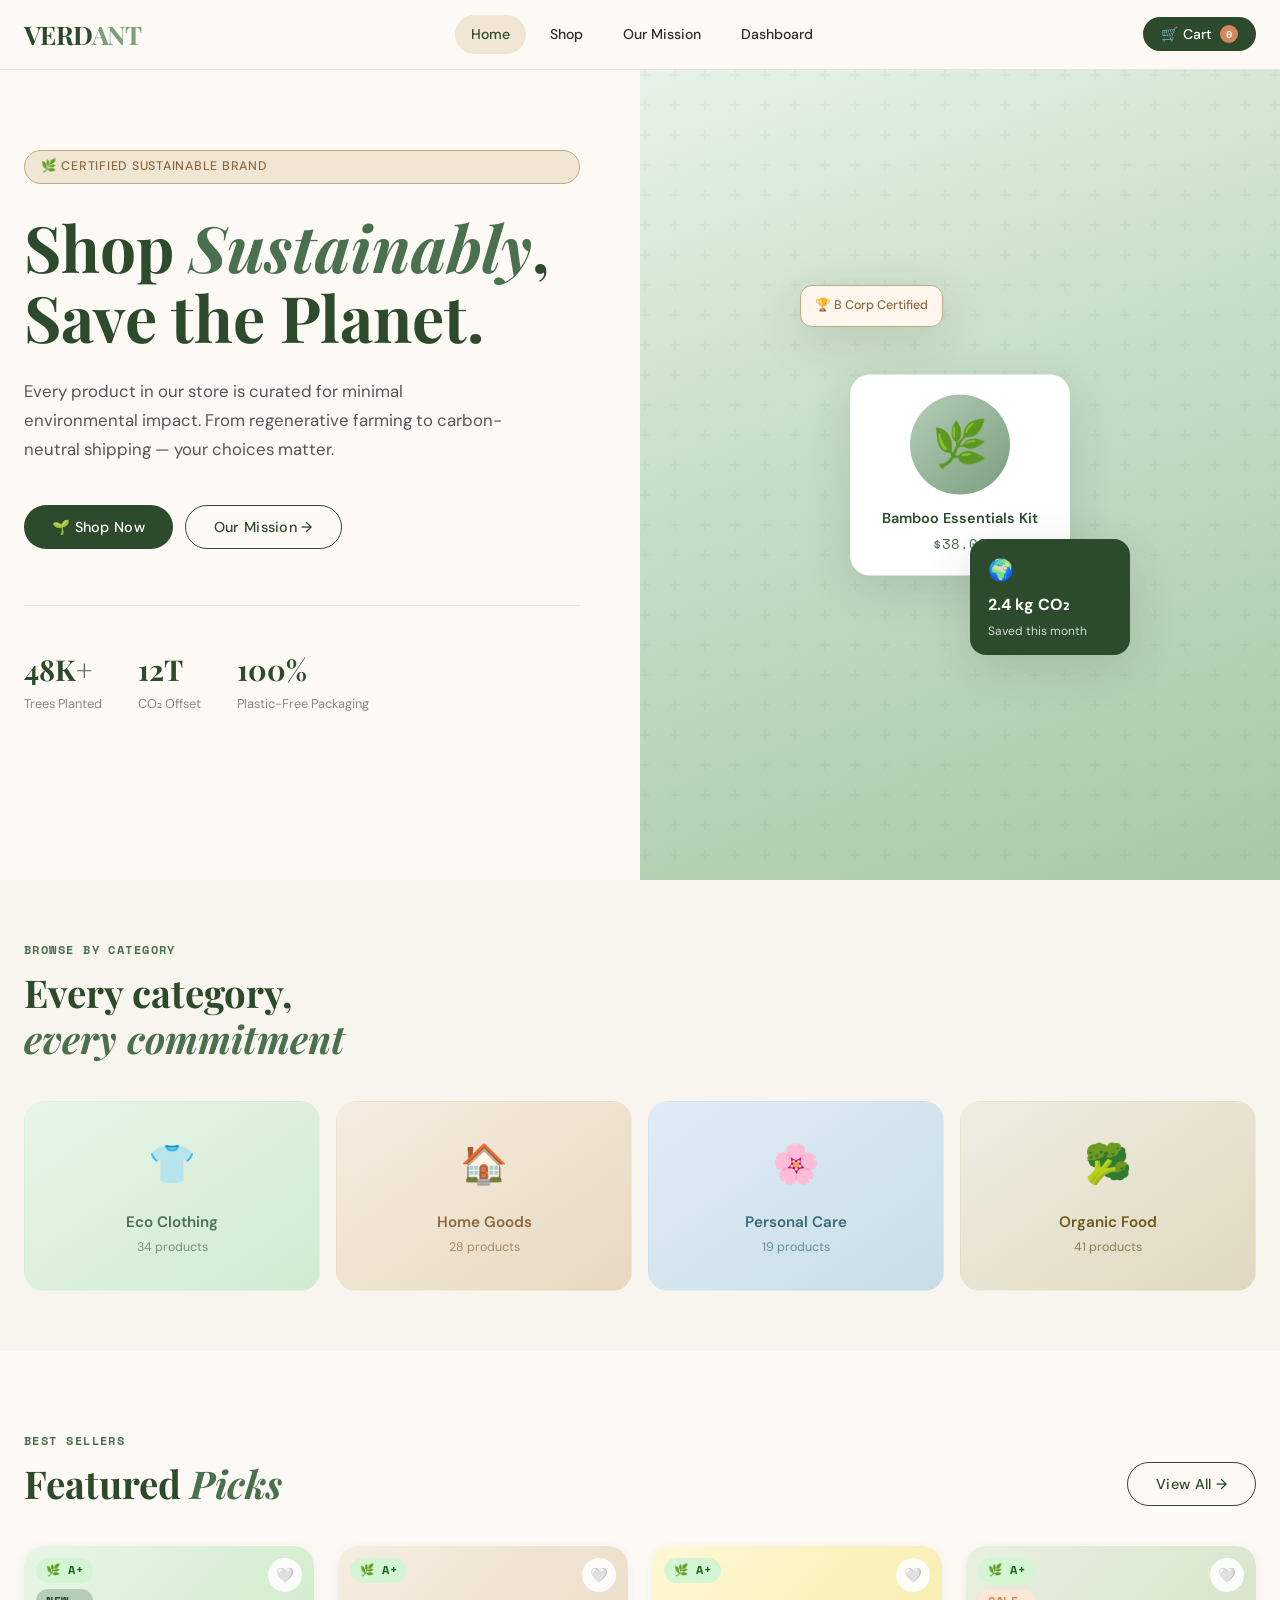
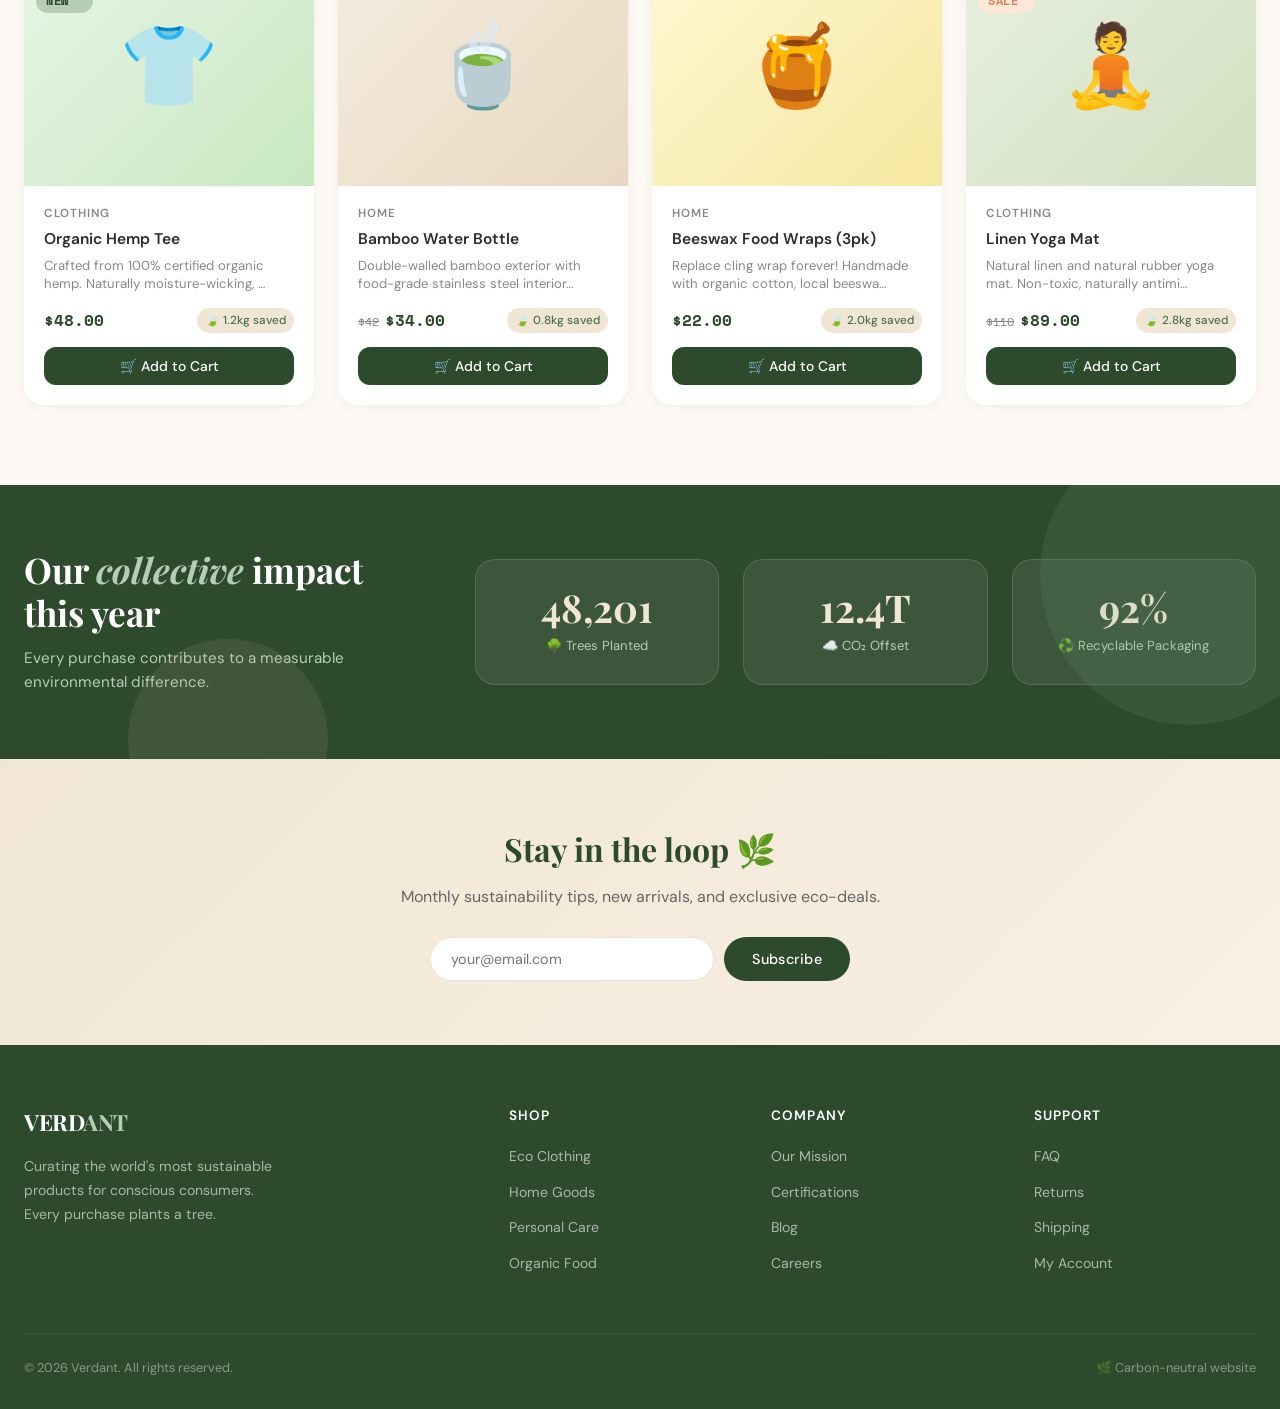
<file: Verdant.html>
<!DOCTYPE html>
<html lang="en">
<head>
<meta charset="UTF-8">
<meta name="viewport" content="width=device-width, initial-scale=1.0">
<title>VERDANT — Sustainable Living Store</title>
<link rel="preconnect" href="https://fonts.googleapis.com">
<link href="https://fonts.googleapis.com/css2?family=Playfair+Display:ital,wght@0,400;0,600;0,700;1,400&family=DM+Sans:wght@300;400;500&family=Space+Mono:wght@400;700&display=swap" rel="stylesheet">
<style>
  /* ─── CSS Variables ─────────────────────────────── */
  :root {
    --sage:       #7a9e7e;
    --sage-light: #b5cdb7;
    --sage-dark:  #4a7050;
    --earth:      #c4a882;
    --earth-light:#f0e6d3;
    --earth-dark: #8c6840;
    --forest:     #2d4a2d;
    --cream:      #f8f5ef;
    --warm-white: #fdfaf5;
    --charcoal:   #2c2c2c;
    --mid-gray:   #888;
    --light-gray: #e8e4dc;
    --accent:     #d4875a;
    --leaf:       #5a8a3c;
    --sky:        #6b9fb8;
    --radius:     12px;
    --radius-lg:  20px;
    --shadow:     0 4px 24px rgba(44,44,44,0.08);
    --shadow-lg:  0 12px 48px rgba(44,44,44,0.14);
    --transition: 0.3s cubic-bezier(0.4, 0, 0.2, 1);
  }

  /* ─── Reset & Base ──────────────────────────────── */
  *, *::before, *::after { box-sizing: border-box; margin: 0; padding: 0; }
  html { scroll-behavior: smooth; }
  body {
    font-family: 'DM Sans', sans-serif;
    background: var(--warm-white);
    color: var(--charcoal);
    line-height: 1.6;
    overflow-x: hidden;
  }
  img { display: block; max-width: 100%; }
  button { cursor: pointer; border: none; background: none; font-family: inherit; }
  a { text-decoration: none; color: inherit; }

  /* ─── Scrollbar ─────────────────────────────────── */
  ::-webkit-scrollbar { width: 6px; }
  ::-webkit-scrollbar-track { background: var(--cream); }
  ::-webkit-scrollbar-thumb { background: var(--sage); border-radius: 3px; }

  /* ─── Typography ────────────────────────────────── */
  .display { font-family: 'Playfair Display', serif; }
  .mono    { font-family: 'Space Mono', monospace; }

  /* ─── Utilities ─────────────────────────────────── */
  .hidden  { display: none !important; }
  .flex    { display: flex; }
  .grid    { display: grid; }
  .center  { align-items: center; justify-content: center; }
  .between { justify-content: space-between; align-items: center; }
  .gap-sm  { gap: 8px; }
  .gap-md  { gap: 16px; }
  .gap-lg  { gap: 24px; }
  .fw-500  { font-weight: 500; }
  .fw-600  { font-weight: 600; }
  .text-sm { font-size: 0.85rem; }
  .text-xs { font-size: 0.75rem; }
  .muted   { color: var(--mid-gray); }
  .accent  { color: var(--accent); }
  .sage    { color: var(--sage-dark); }

  /* ─── Container ─────────────────────────────────── */
  .container {
    max-width: 1280px;
    margin: 0 auto;
    padding: 0 24px;
  }

  /* ─── Buttons ───────────────────────────────────── */
  .btn {
    display: inline-flex;
    align-items: center;
    gap: 8px;
    padding: 12px 28px;
    border-radius: 100px;
    font-size: 0.9rem;
    font-weight: 500;
    letter-spacing: 0.02em;
    transition: var(--transition);
    white-space: nowrap;
  }
  .btn-primary {
    background: var(--forest);
    color: #fff;
  }
  .btn-primary:hover {
    background: var(--sage-dark);
    transform: translateY(-2px);
    box-shadow: 0 8px 24px rgba(45,74,45,0.3);
  }
  .btn-outline {
    background: transparent;
    border: 1.5px solid var(--forest);
    color: var(--forest);
  }
  .btn-outline:hover {
    background: var(--forest);
    color: #fff;
  }
  .btn-earth {
    background: var(--earth);
    color: var(--forest);
  }
  .btn-earth:hover {
    background: var(--earth-dark);
    color: #fff;
    transform: translateY(-2px);
  }
  .btn-sm { padding: 8px 18px; font-size: 0.82rem; }
  .btn-icon {
    width: 40px; height: 40px;
    padding: 0;
    border-radius: 50%;
    display: inline-flex;
    align-items: center;
    justify-content: center;
    transition: var(--transition);
  }

  /* ─── Badge ─────────────────────────────────────── */
  .badge {
    display: inline-flex;
    align-items: center;
    gap: 4px;
    padding: 3px 10px;
    border-radius: 100px;
    font-size: 0.72rem;
    font-weight: 700;
    letter-spacing: 0.05em;
    font-family: 'Space Mono', monospace;
  }
  .badge-a-plus { background: #d4f5d4; color: #1a6b1a; }
  .badge-a      { background: #e8f5d4; color: #3a6b1a; }
  .badge-b      { background: #f5f0d4; color: #6b5a1a; }
  .badge-c      { background: #f5e4d4; color: #6b3a1a; }
  .badge-new    { background: var(--sage-light); color: var(--forest); }
  .badge-sale   { background: #fde8d8; color: var(--accent); }

  /* ─── Page Navigation ───────────────────────────── */
  .page { display: none; }
  .page.active { display: block; animation: fadeIn 0.35s ease; }
  @keyframes fadeIn { from { opacity: 0; transform: translateY(8px); } to { opacity: 1; transform: translateY(0); } }

  /* ═══════════════════════════════════════════════════
     NAVBAR
  ════════════════════════════════════════════════════ */
  nav {
    position: sticky;
    top: 0;
    z-index: 1000;
    background: rgba(253,250,245,0.95);
    backdrop-filter: blur(12px);
    border-bottom: 1px solid var(--light-gray);
  }
  .nav-inner {
    display: flex;
    align-items: center;
    justify-content: space-between;
    padding: 14px 24px;
    max-width: 1280px;
    margin: 0 auto;
  }
  .nav-logo {
    font-family: 'Playfair Display', serif;
    font-size: 1.6rem;
    font-weight: 700;
    color: var(--forest);
    letter-spacing: -0.02em;
    cursor: pointer;
  }
  .nav-logo span { color: var(--sage); }
  .nav-links { display: flex; gap: 8px; align-items: center; }
  .nav-link {
    padding: 8px 16px;
    border-radius: 100px;
    font-size: 0.88rem;
    font-weight: 500;
    color: var(--charcoal);
    transition: var(--transition);
    cursor: pointer;
  }
  .nav-link:hover,
  .nav-link.active { background: var(--earth-light); color: var(--forest); }
  .nav-actions { display: flex; gap: 6px; align-items: center; }
  .cart-btn {
    position: relative;
    padding: 8px 18px;
    background: var(--forest);
    color: #fff;
    border-radius: 100px;
    font-size: 0.88rem;
    font-weight: 500;
    display: flex;
    align-items: center;
    gap: 8px;
    transition: var(--transition);
    cursor: pointer;
  }
  .cart-btn:hover { background: var(--sage-dark); transform: translateY(-1px); }
  .cart-count {
    background: var(--accent);
    color: #fff;
    font-size: 0.65rem;
    font-weight: 700;
    width: 18px; height: 18px;
    border-radius: 50%;
    display: flex;
    align-items: center;
    justify-content: center;
    font-family: 'Space Mono', monospace;
  }
  .hamburger { display: none; flex-direction: column; gap: 5px; cursor: pointer; padding: 8px; }
  .hamburger span { width: 22px; height: 2px; background: var(--charcoal); border-radius: 2px; transition: var(--transition); }

  /* ═══════════════════════════════════════════════════
     HERO
  ════════════════════════════════════════════════════ */
  .hero {
    min-height: 90vh;
    display: grid;
    grid-template-columns: 1fr 1fr;
    gap: 0;
    overflow: hidden;
    position: relative;
  }
  .hero-content {
    padding: 80px 60px 80px 0;
    display: flex;
    flex-direction: column;
    justify-content: center;
    max-width: 640px;
    margin-left: auto;
    padding-right: 60px;
  }
  .hero-tag {
    display: inline-flex;
    align-items: center;
    gap: 8px;
    background: var(--earth-light);
    border: 1px solid var(--earth);
    color: var(--earth-dark);
    padding: 6px 16px;
    border-radius: 100px;
    font-size: 0.78rem;
    font-weight: 500;
    letter-spacing: 0.06em;
    text-transform: uppercase;
    margin-bottom: 28px;
    animation: slideRight 0.6s ease 0.1s both;
  }
  .hero-title {
    font-family: 'Playfair Display', serif;
    font-size: clamp(2.8rem, 5vw, 4.2rem);
    line-height: 1.1;
    color: var(--forest);
    margin-bottom: 24px;
    animation: slideRight 0.6s ease 0.2s both;
  }
  .hero-title em { color: var(--sage-dark); font-style: italic; }
  .hero-desc {
    font-size: 1.05rem;
    color: #555;
    line-height: 1.75;
    margin-bottom: 40px;
    max-width: 480px;
    animation: slideRight 0.6s ease 0.3s both;
  }
  .hero-actions {
    display: flex;
    gap: 12px;
    flex-wrap: wrap;
    animation: slideRight 0.6s ease 0.4s both;
  }
  .hero-stats {
    display: flex;
    gap: 36px;
    margin-top: 56px;
    padding-top: 40px;
    border-top: 1px solid var(--light-gray);
    animation: slideRight 0.6s ease 0.5s both;
  }
  .hero-stat-num {
    font-family: 'Playfair Display', serif;
    font-size: 1.8rem;
    font-weight: 700;
    color: var(--forest);
  }
  .hero-stat-label { font-size: 0.8rem; color: var(--mid-gray); margin-top: 2px; }

  .hero-visual {
    background: linear-gradient(160deg, #e8f2e8 0%, #c8dfc8 40%, #a8c8a8 100%);
    position: relative;
    overflow: hidden;
    display: flex;
    align-items: center;
    justify-content: center;
  }
  .hero-visual::before {
    content: '';
    position: absolute;
    inset: 0;
    background: url("data:image/svg+xml,%3Csvg width='60' height='60' viewBox='0 0 60 60' xmlns='http://www.w3.org/2000/svg'%3E%3Cg fill='none' fill-rule='evenodd'%3E%3Cg fill='%234a7050' fill-opacity='0.05'%3E%3Cpath d='M36 34v-4h-2v4h-4v2h4v4h2v-4h4v-2h-4zm0-30V0h-2v4h-4v2h4v4h2V6h4V4h-4zM6 34v-4H4v4H0v2h4v4h2v-4h4v-2H6zM6 4V0H4v4H0v2h4v4h2V6h4V4H6z'/%3E%3C/g%3E%3C/g%3E%3C/svg%3E");
  }
  .hero-illustration {
    width: 340px;
    height: 420px;
    position: relative;
    animation: float 6s ease-in-out infinite;
  }
  .hero-card-float {
    background: white;
    border-radius: 20px;
    padding: 20px;
    box-shadow: var(--shadow-lg);
    position: absolute;
  }
  .hero-card-main {
    width: 220px;
    top: 50%;
    left: 50%;
    transform: translate(-50%, -50%);
    text-align: center;
  }
  .hero-card-stat {
    background: var(--forest);
    color: white;
    border-radius: 16px;
    padding: 14px 18px;
    bottom: 30px;
    right: 0;
    width: 160px;
    font-size: 0.8rem;
    animation: float 6s ease-in-out 1.5s infinite;
  }
  .hero-card-badge {
    background: #fff7ed;
    border: 1.5px solid var(--earth);
    border-radius: 12px;
    padding: 10px 14px;
    top: 20px;
    left: 10px;
    font-size: 0.78rem;
    color: var(--earth-dark);
    font-weight: 500;
    animation: float 6s ease-in-out 0.8s infinite;
  }
  .eco-circle {
    width: 100px; height: 100px;
    border-radius: 50%;
    background: linear-gradient(135deg, var(--sage-light), var(--sage));
    display: flex;
    align-items: center;
    justify-content: center;
    font-size: 2.8rem;
    margin: 0 auto 12px;
  }
  .product-stub-name { font-weight: 600; font-size: 0.9rem; color: var(--forest); margin-bottom: 4px; }
  .product-stub-price { font-family: 'Space Mono', monospace; font-size: 0.85rem; color: var(--sage-dark); }
  @keyframes float { 0%,100%{transform:translateY(0)} 50%{transform:translateY(-14px)} }
  @keyframes slideRight { from{opacity:0;transform:translateX(-30px)} to{opacity:1;transform:translateX(0)} }

  /* ═══════════════════════════════════════════════════
     CATEGORY STRIP
  ════════════════════════════════════════════════════ */
  .categories {
    padding: 60px 0;
    background: var(--cream);
  }
  .section-header { margin-bottom: 40px; }
  .section-eyebrow {
    font-size: 0.75rem;
    font-weight: 700;
    letter-spacing: 0.12em;
    text-transform: uppercase;
    color: var(--sage-dark);
    margin-bottom: 10px;
    font-family: 'Space Mono', monospace;
  }
  .section-title {
    font-family: 'Playfair Display', serif;
    font-size: clamp(1.8rem, 3vw, 2.6rem);
    color: var(--forest);
    line-height: 1.2;
  }
  .section-title em { font-style: italic; color: var(--sage-dark); }
  .cat-grid {
    display: grid;
    grid-template-columns: repeat(4, 1fr);
    gap: 16px;
  }
  .cat-card {
    border-radius: var(--radius-lg);
    padding: 32px 24px;
    text-align: center;
    cursor: pointer;
    transition: var(--transition);
    border: 1.5px solid transparent;
    position: relative;
    overflow: hidden;
  }
  .cat-card::before {
    content: '';
    position: absolute;
    inset: 0;
    background: inherit;
    transform: scale(1);
    transition: transform 0.5s ease;
    border-radius: inherit;
  }
  .cat-card:hover { transform: translateY(-6px); box-shadow: var(--shadow-lg); border-color: currentColor; }
  .cat-card.clothing  { background: linear-gradient(145deg, #e8f5e8, #d0ebd0); color: var(--sage-dark); }
  .cat-card.home      { background: linear-gradient(145deg, #f5ede0, #e8d8c0); color: var(--earth-dark); }
  .cat-card.care      { background: linear-gradient(145deg, #e0ecf5, #c8dde8); color: #3a6b7a; }
  .cat-card.food      { background: linear-gradient(145deg, #f0ede0, #e0d8c0); color: #6b5a1a; }
  .cat-icon { font-size: 2.4rem; margin-bottom: 14px; position: relative; z-index: 1; }
  .cat-name { font-weight: 600; font-size: 0.95rem; margin-bottom: 4px; position: relative; z-index: 1; }
  .cat-count { font-size: 0.78rem; opacity: 0.7; position: relative; z-index: 1; }

  /* ═══════════════════════════════════════════════════
     PRODUCT GRID
  ════════════════════════════════════════════════════ */
  .products-section { padding: 80px 0; }
  .products-header { display: flex; justify-content: space-between; align-items: flex-end; margin-bottom: 40px; }
  .product-filters { display: flex; gap: 8px; flex-wrap: wrap; margin-bottom: 32px; }
  .filter-btn {
    padding: 8px 20px;
    border-radius: 100px;
    font-size: 0.83rem;
    font-weight: 500;
    border: 1.5px solid var(--light-gray);
    background: white;
    color: var(--charcoal);
    transition: var(--transition);
    cursor: pointer;
  }
  .filter-btn:hover,
  .filter-btn.active { background: var(--forest); color: white; border-color: var(--forest); }
  .products-grid {
    display: grid;
    grid-template-columns: repeat(auto-fill, minmax(270px, 1fr));
    gap: 24px;
  }
  .product-card {
    background: white;
    border-radius: var(--radius-lg);
    overflow: hidden;
    transition: var(--transition);
    box-shadow: 0 2px 12px rgba(44,44,44,0.06);
    cursor: pointer;
    position: relative;
  }
  .product-card:hover { transform: translateY(-6px); box-shadow: var(--shadow-lg); }
  .product-img {
    height: 240px;
    position: relative;
    overflow: hidden;
    display: flex;
    align-items: center;
    justify-content: center;
    font-size: 5rem;
  }
  .product-img-bg {
    position: absolute;
    inset: 0;
    transition: transform 0.5s ease;
  }
  .product-card:hover .product-img-bg { transform: scale(1.06); }
  .product-badges {
    position: absolute;
    top: 12px;
    left: 12px;
    display: flex;
    flex-direction: column;
    gap: 6px;
  }
  .product-wish {
    position: absolute;
    top: 12px;
    right: 12px;
    width: 34px; height: 34px;
    border-radius: 50%;
    background: rgba(255,255,255,0.9);
    display: flex;
    align-items: center;
    justify-content: center;
    font-size: 0.9rem;
    transition: var(--transition);
    cursor: pointer;
    z-index: 2;
  }
  .product-wish:hover { background: #ffe4e4; transform: scale(1.15); }
  .product-wish.active { background: #ffe4e4; }
  .product-emoji {
    font-size: 5rem;
    position: relative;
    z-index: 1;
    transition: transform 0.5s ease;
    pointer-events: none;
  }
  .product-card:hover .product-emoji { transform: scale(1.08) rotate(-3deg); }
  .product-info { padding: 18px 20px 20px; }
  .product-category { font-size: 0.73rem; text-transform: uppercase; letter-spacing: 0.08em; color: var(--mid-gray); font-weight: 600; margin-bottom: 6px; }
  .product-name { font-weight: 600; font-size: 0.97rem; color: var(--charcoal); margin-bottom: 8px; line-height: 1.3; }
  .product-meta { display: flex; justify-content: space-between; align-items: center; margin-top: 14px; }
  .product-price { font-family: 'Space Mono', monospace; font-size: 1rem; color: var(--forest); font-weight: 700; }
  .product-price .original { font-size: 0.78rem; color: var(--mid-gray); text-decoration: line-through; margin-right: 6px; font-weight: 400; }
  .product-co2 { font-size: 0.73rem; color: var(--sage-dark); background: var(--earth-light); padding: 3px 8px; border-radius: 100px; font-weight: 500; }
  .add-to-cart-btn {
    width: 100%;
    margin-top: 14px;
    padding: 10px;
    background: var(--forest);
    color: white;
    border-radius: var(--radius);
    font-size: 0.87rem;
    font-weight: 500;
    transition: var(--transition);
    display: flex;
    align-items: center;
    justify-content: center;
    gap: 8px;
  }
  .add-to-cart-btn:hover { background: var(--sage-dark); transform: translateY(-1px); }
  .add-to-cart-btn.added { background: var(--leaf); }

  /* ═══════════════════════════════════════════════════
     IMPACT BANNER
  ════════════════════════════════════════════════════ */
  .impact-banner {
    background: var(--forest);
    color: white;
    padding: 64px 0;
    position: relative;
    overflow: hidden;
  }
  .impact-banner::before {
    content: '';
    position: absolute;
    top: -60px; right: -60px;
    width: 300px; height: 300px;
    border-radius: 50%;
    background: rgba(122,158,126,0.15);
  }
  .impact-banner::after {
    content: '';
    position: absolute;
    bottom: -80px; left: 10%;
    width: 200px; height: 200px;
    border-radius: 50%;
    background: rgba(196,168,130,0.12);
  }
  .impact-grid { display: grid; grid-template-columns: 1fr 2fr; gap: 60px; align-items: center; }
  .impact-heading {
    font-family: 'Playfair Display', serif;
    font-size: 2.2rem;
    line-height: 1.2;
  }
  .impact-heading em { color: var(--sage-light); font-style: italic; }
  .impact-sub { color: var(--sage-light); margin-top: 12px; font-size: 0.95rem; }
  .impact-stats-row { display: grid; grid-template-columns: repeat(3, 1fr); gap: 24px; }
  .impact-stat {
    background: rgba(255,255,255,0.07);
    border: 1px solid rgba(255,255,255,0.12);
    border-radius: var(--radius-lg);
    padding: 28px 24px;
    text-align: center;
  }
  .impact-num {
    font-family: 'Playfair Display', serif;
    font-size: 2.4rem;
    font-weight: 700;
    color: var(--earth-light);
    line-height: 1;
  }
  .impact-label { font-size: 0.82rem; color: var(--sage-light); margin-top: 8px; }

  /* ═══════════════════════════════════════════════════
     PRODUCT DETAIL
  ════════════════════════════════════════════════════ */
  .product-detail { padding: 40px 0 80px; }
  .breadcrumb {
    display: flex;
    gap: 8px;
    align-items: center;
    font-size: 0.83rem;
    color: var(--mid-gray);
    margin-bottom: 36px;
  }
  .breadcrumb span { cursor: pointer; }
  .breadcrumb span:hover { color: var(--forest); }
  .breadcrumb .sep { color: var(--light-gray); }
  .detail-grid { display: grid; grid-template-columns: 1fr 1fr; gap: 60px; align-items: start; }
  .detail-imgs { position: sticky; top: 90px; }
  .detail-main-img {
    height: 480px;
    background: var(--cream);
    border-radius: var(--radius-lg);
    display: flex;
    align-items: center;
    justify-content: center;
    font-size: 10rem;
    margin-bottom: 14px;
    transition: var(--transition);
    overflow: hidden;
  }
  .detail-thumbnails { display: flex; gap: 10px; }
  .detail-thumb {
    width: 72px; height: 72px;
    background: var(--cream);
    border-radius: 10px;
    display: flex;
    align-items: center;
    justify-content: center;
    font-size: 1.8rem;
    cursor: pointer;
    border: 2px solid transparent;
    transition: var(--transition);
  }
  .detail-thumb.active,
  .detail-thumb:hover { border-color: var(--sage); background: var(--earth-light); }
  .detail-info .badge { margin-right: 6px; margin-bottom: 14px; }
  .detail-name {
    font-family: 'Playfair Display', serif;
    font-size: 2.2rem;
    color: var(--forest);
    line-height: 1.2;
    margin-bottom: 12px;
  }
  .detail-price {
    font-family: 'Space Mono', monospace;
    font-size: 1.8rem;
    font-weight: 700;
    color: var(--charcoal);
    margin-bottom: 20px;
  }
  .detail-price .orig { font-size: 1rem; color: var(--mid-gray); text-decoration: line-through; margin-left: 12px; font-weight: 400; }
  .detail-desc { color: #555; line-height: 1.75; margin-bottom: 28px; }
  .eco-features {
    background: linear-gradient(135deg, #f0f8f0, #e8f5e0);
    border-radius: var(--radius-lg);
    padding: 24px;
    margin-bottom: 28px;
    border: 1px solid rgba(90,138,60,0.2);
  }
  .eco-features h4 {
    font-family: 'Playfair Display', serif;
    font-size: 1rem;
    color: var(--forest);
    margin-bottom: 14px;
  }
  .eco-feature-item {
    display: flex;
    align-items: center;
    gap: 10px;
    font-size: 0.88rem;
    color: #3a5a3a;
    padding: 6px 0;
  }
  .eco-feature-item .dot { width: 6px; height: 6px; border-radius: 50%; background: var(--sage); flex-shrink: 0; }
  .carbon-meter {
    background: var(--cream);
    border-radius: var(--radius);
    padding: 18px 20px;
    margin-bottom: 28px;
    display: flex;
    align-items: center;
    gap: 16px;
  }
  .carbon-icon { font-size: 1.8rem; }
  .carbon-label { font-size: 0.8rem; color: var(--mid-gray); }
  .carbon-val { font-weight: 600; color: var(--sage-dark); font-size: 0.9rem; }
  .qty-row { display: flex; align-items: center; gap: 14px; margin-bottom: 20px; }
  .qty-ctrl {
    display: flex;
    align-items: center;
    gap: 0;
    border: 1.5px solid var(--light-gray);
    border-radius: 100px;
    overflow: hidden;
  }
  .qty-btn {
    width: 38px; height: 38px;
    display: flex;
    align-items: center;
    justify-content: center;
    font-size: 1.1rem;
    transition: var(--transition);
    cursor: pointer;
    background: none;
    border: none;
    font-family: inherit;
    color: var(--charcoal);
  }
  .qty-btn:hover { background: var(--earth-light); }
  .qty-val { width: 40px; text-align: center; font-weight: 600; font-family: 'Space Mono', monospace; }
  .detail-actions { display: flex; gap: 12px; flex-wrap: wrap; }

  /* ═══════════════════════════════════════════════════
     CART
  ════════════════════════════════════════════════════ */
  .cart-page { padding: 40px 0 80px; }
  .cart-grid { display: grid; grid-template-columns: 1fr 380px; gap: 40px; align-items: start; }
  .cart-items { }
  .cart-item {
    display: flex;
    gap: 20px;
    padding: 24px;
    background: white;
    border-radius: var(--radius-lg);
    margin-bottom: 16px;
    box-shadow: 0 2px 8px rgba(44,44,44,0.05);
    transition: var(--transition);
  }
  .cart-item:hover { box-shadow: var(--shadow); }
  .cart-item-img {
    width: 90px; height: 90px;
    border-radius: var(--radius);
    display: flex;
    align-items: center;
    justify-content: center;
    font-size: 2.6rem;
    flex-shrink: 0;
  }
  .cart-item-details { flex: 1; }
  .cart-item-name { font-weight: 600; margin-bottom: 4px; }
  .cart-item-cat { font-size: 0.78rem; color: var(--mid-gray); margin-bottom: 10px; }
  .cart-item-actions { display: flex; justify-content: space-between; align-items: center; }
  .cart-item-price { font-family: 'Space Mono', monospace; font-weight: 700; color: var(--forest); }
  .remove-btn { font-size: 0.8rem; color: var(--mid-gray); cursor: pointer; transition: var(--transition); background: none; border: none; font-family: inherit; }
  .remove-btn:hover { color: #c44; }
  .cart-summary {
    background: white;
    border-radius: var(--radius-lg);
    padding: 28px;
    box-shadow: var(--shadow);
    position: sticky;
    top: 90px;
  }
  .cart-summary h3 { font-family: 'Playfair Display', serif; font-size: 1.3rem; color: var(--forest); margin-bottom: 24px; }
  .summary-row { display: flex; justify-content: space-between; padding: 10px 0; font-size: 0.9rem; border-bottom: 1px solid var(--light-gray); }
  .summary-total { font-weight: 700; font-size: 1.05rem; border: none; padding-top: 14px; }
  .eco-impact-box {
    background: linear-gradient(135deg, #f0f8f0, #e0f0d8);
    border-radius: var(--radius);
    padding: 18px;
    margin: 20px 0;
    border: 1px solid rgba(90,138,60,0.2);
  }
  .eco-impact-box h4 { font-size: 0.85rem; font-weight: 600; color: var(--forest); margin-bottom: 12px; display: flex; align-items: center; gap: 6px; }
  .eco-impact-item { display: flex; justify-content: space-between; font-size: 0.82rem; padding: 4px 0; }
  .eco-impact-item span:last-child { font-weight: 600; color: var(--sage-dark); }
  .checkout-btn {
    width: 100%;
    padding: 14px;
    background: var(--forest);
    color: white;
    border-radius: var(--radius);
    font-size: 0.95rem;
    font-weight: 500;
    transition: var(--transition);
    display: flex;
    align-items: center;
    justify-content: center;
    gap: 8px;
    cursor: pointer;
    border: none;
    font-family: inherit;
    margin-top: 16px;
  }
  .checkout-btn:hover { background: var(--sage-dark); transform: translateY(-2px); box-shadow: 0 8px 24px rgba(45,74,45,0.3); }
  .empty-cart { text-align: center; padding: 80px 0; }
  .empty-cart .big-emoji { font-size: 4rem; margin-bottom: 20px; }
  .empty-cart h3 { font-family: 'Playfair Display', serif; font-size: 1.5rem; color: var(--forest); margin-bottom: 10px; }
  .empty-cart p { color: var(--mid-gray); margin-bottom: 28px; }

  /* ═══════════════════════════════════════════════════
     DASHBOARD
  ════════════════════════════════════════════════════ */
  .dashboard { padding: 40px 0 80px; }
  .dash-grid { display: grid; grid-template-columns: 280px 1fr; gap: 36px; align-items: start; }
  .dash-sidebar {
    background: white;
    border-radius: var(--radius-lg);
    padding: 28px;
    box-shadow: var(--shadow);
    position: sticky;
    top: 90px;
  }
  .user-avatar {
    width: 72px; height: 72px;
    border-radius: 50%;
    background: linear-gradient(135deg, var(--sage-light), var(--sage));
    display: flex;
    align-items: center;
    justify-content: center;
    font-size: 1.8rem;
    margin-bottom: 14px;
  }
  .user-name { font-weight: 700; font-size: 1.05rem; color: var(--forest); }
  .user-email { font-size: 0.8rem; color: var(--mid-gray); margin-bottom: 20px; }
  .dash-nav-item {
    display: flex;
    align-items: center;
    gap: 10px;
    padding: 10px 14px;
    border-radius: var(--radius);
    font-size: 0.9rem;
    cursor: pointer;
    transition: var(--transition);
    margin-bottom: 4px;
    color: var(--charcoal);
  }
  .dash-nav-item:hover { background: var(--earth-light); color: var(--forest); }
  .dash-nav-item.active { background: var(--forest); color: white; }
  .impact-cards { display: grid; grid-template-columns: repeat(3, 1fr); gap: 16px; margin-bottom: 32px; }
  .impact-card {
    background: white;
    border-radius: var(--radius-lg);
    padding: 24px;
    box-shadow: var(--shadow);
  }
  .impact-card-icon { font-size: 1.8rem; margin-bottom: 12px; }
  .impact-card-val { font-family: 'Playfair Display', serif; font-size: 1.8rem; font-weight: 700; color: var(--forest); margin-bottom: 4px; }
  .impact-card-label { font-size: 0.8rem; color: var(--mid-gray); }
  .orders-list { }
  .order-item {
    background: white;
    border-radius: var(--radius-lg);
    padding: 20px 24px;
    margin-bottom: 14px;
    box-shadow: var(--shadow);
    display: flex;
    justify-content: space-between;
    align-items: center;
  }
  .order-id { font-family: 'Space Mono', monospace; font-size: 0.85rem; font-weight: 700; color: var(--forest); }
  .order-date { font-size: 0.78rem; color: var(--mid-gray); margin-top: 4px; }
  .order-status { padding: 4px 12px; border-radius: 100px; font-size: 0.75rem; font-weight: 600; }
  .status-delivered { background: #d4f5d4; color: #1a6b1a; }
  .status-shipping  { background: #d4e8f5; color: #1a4b6b; }
  .status-processing{ background: #f5f0d4; color: #6b5a1a; }

  /* ═══════════════════════════════════════════════════
     SUSTAINABILITY PAGE
  ════════════════════════════════════════════════════ */
  .sustain-hero {
    background: linear-gradient(160deg, var(--forest) 0%, var(--sage-dark) 60%, var(--sage) 100%);
    color: white;
    padding: 80px 0;
    text-align: center;
    position: relative;
    overflow: hidden;
  }
  .sustain-hero::before {
    content: '🌍';
    position: absolute;
    font-size: 20rem;
    opacity: 0.05;
    top: 50%;
    left: 50%;
    transform: translate(-50%, -50%);
    pointer-events: none;
  }
  .sustain-hero h1 {
    font-family: 'Playfair Display', serif;
    font-size: 3rem;
    margin-bottom: 16px;
    position: relative;
  }
  .sustain-hero p { max-width: 560px; margin: 0 auto; color: var(--sage-light); font-size: 1.05rem; position: relative; }
  .eco-ratings { padding: 80px 0; }
  .ratings-grid { display: grid; grid-template-columns: repeat(4, 1fr); gap: 20px; margin-top: 40px; }
  .rating-card {
    border-radius: var(--radius-lg);
    padding: 28px 24px;
    text-align: center;
    border: 2px solid currentColor;
  }
  .rating-letter {
    font-family: 'Space Mono', monospace;
    font-size: 2.8rem;
    font-weight: 700;
    margin-bottom: 12px;
  }
  .rating-desc { font-size: 0.85rem; line-height: 1.6; opacity: 0.8; }
  .certs-row {
    display: flex;
    gap: 20px;
    flex-wrap: wrap;
    justify-content: center;
    padding: 50px 0;
    background: var(--cream);
  }
  .cert-badge {
    background: white;
    border-radius: var(--radius-lg);
    padding: 24px 32px;
    text-align: center;
    box-shadow: var(--shadow);
    min-width: 160px;
    transition: var(--transition);
  }
  .cert-badge:hover { transform: translateY(-4px); box-shadow: var(--shadow-lg); }
  .cert-icon { font-size: 2.2rem; margin-bottom: 10px; }
  .cert-name { font-weight: 600; font-size: 0.88rem; color: var(--forest); }

  /* ═══════════════════════════════════════════════════
     CHECKOUT MODAL
  ════════════════════════════════════════════════════ */
  .modal-overlay {
    position: fixed;
    inset: 0;
    background: rgba(0,0,0,0.5);
    z-index: 2000;
    display: flex;
    align-items: center;
    justify-content: center;
    padding: 20px;
    backdrop-filter: blur(4px);
    animation: fadeIn 0.2s ease;
  }
  .modal {
    background: white;
    border-radius: 24px;
    padding: 40px;
    max-width: 520px;
    width: 100%;
    box-shadow: 0 24px 80px rgba(0,0,0,0.2);
    animation: slideUp 0.3s ease;
    max-height: 90vh;
    overflow-y: auto;
  }
  @keyframes slideUp { from{opacity:0;transform:translateY(30px)} to{opacity:1;transform:translateY(0)} }
  .modal h3 { font-family: 'Playfair Display', serif; font-size: 1.6rem; color: var(--forest); margin-bottom: 24px; }
  .form-group { margin-bottom: 18px; }
  .form-label { display: block; font-size: 0.83rem; font-weight: 600; color: var(--charcoal); margin-bottom: 6px; }
  .form-input {
    width: 100%;
    padding: 11px 16px;
    border: 1.5px solid var(--light-gray);
    border-radius: var(--radius);
    font-size: 0.9rem;
    font-family: inherit;
    transition: var(--transition);
    background: var(--warm-white);
    color: var(--charcoal);
  }
  .form-input:focus { outline: none; border-color: var(--sage); box-shadow: 0 0 0 3px rgba(122,158,126,0.15); }
  .form-row { display: grid; grid-template-columns: 1fr 1fr; gap: 14px; }
  .success-screen { text-align: center; padding: 20px 0; }
  .success-icon { font-size: 4rem; margin-bottom: 20px; }
  .success-screen h3 { color: var(--forest); margin-bottom: 12px; }
  .success-screen p { color: var(--mid-gray); margin-bottom: 24px; }
  .order-number { font-family: 'Space Mono', monospace; background: var(--earth-light); padding: 8px 20px; border-radius: 100px; font-weight: 700; color: var(--forest); display: inline-block; margin-bottom: 24px; }

  /* ═══════════════════════════════════════════════════
     TOAST
  ════════════════════════════════════════════════════ */
  .toast-container { position: fixed; bottom: 24px; right: 24px; z-index: 3000; display: flex; flex-direction: column; gap: 10px; }
  .toast {
    background: var(--forest);
    color: white;
    padding: 12px 20px;
    border-radius: 100px;
    font-size: 0.88rem;
    display: flex;
    align-items: center;
    gap: 8px;
    box-shadow: 0 8px 24px rgba(45,74,45,0.3);
    animation: toastIn 0.3s ease;
    max-width: 280px;
  }
  @keyframes toastIn { from{opacity:0;transform:translateX(30px)} to{opacity:1;transform:translateX(0)} }

  /* ═══════════════════════════════════════════════════
     FOOTER
  ════════════════════════════════════════════════════ */
  footer {
    background: var(--forest);
    color: rgba(255,255,255,0.85);
    padding: 60px 0 30px;
  }
  .footer-grid { display: grid; grid-template-columns: 2fr 1fr 1fr 1fr; gap: 40px; margin-bottom: 48px; }
  .footer-brand .nav-logo { color: white; font-size: 1.4rem; margin-bottom: 14px; display: block; cursor: default; }
  .footer-brand p { font-size: 0.88rem; opacity: 0.7; line-height: 1.7; max-width: 260px; }
  .footer-heading { font-weight: 600; font-size: 0.85rem; text-transform: uppercase; letter-spacing: 0.08em; color: white; margin-bottom: 16px; }
  .footer-links { list-style: none; }
  .footer-links li { margin-bottom: 10px; }
  .footer-links a { font-size: 0.88rem; opacity: 0.7; transition: var(--transition); cursor: pointer; }
  .footer-links a:hover { opacity: 1; color: var(--sage-light); }
  .footer-bottom { border-top: 1px solid rgba(255,255,255,0.12); padding-top: 24px; display: flex; justify-content: space-between; align-items: center; font-size: 0.8rem; opacity: 0.5; }

  /* ═══════════════════════════════════════════════════
     RESPONSIVE
  ════════════════════════════════════════════════════ */
  @media (max-width: 1024px) {
    .footer-grid { grid-template-columns: 1fr 1fr; }
    .detail-grid { grid-template-columns: 1fr; }
    .detail-imgs { position: static; }
    .detail-main-img { height: 360px; }
    .cart-grid { grid-template-columns: 1fr; }
    .cart-summary { position: static; }
    .impact-grid { grid-template-columns: 1fr; gap: 30px; }
    .dash-grid { grid-template-columns: 1fr; }
    .dash-sidebar { position: static; }
  }
  @media (max-width: 768px) {
    .hero { grid-template-columns: 1fr; min-height: auto; }
    .hero-visual { display: none; }
    .hero-content { padding: 60px 24px; margin: 0; max-width: 100%; }
    .hero-title { font-size: 2.4rem; }
    .hero-stats { gap: 24px; }
    .cat-grid { grid-template-columns: repeat(2, 1fr); }
    .impact-stats-row { grid-template-columns: 1fr; gap: 12px; }
    .ratings-grid { grid-template-columns: repeat(2, 1fr); }
    .nav-links { display: none; }
    .hamburger { display: flex; }
    .footer-grid { grid-template-columns: 1fr; gap: 28px; }
    .products-header { flex-direction: column; align-items: flex-start; gap: 10px; }
    .impact-cards { grid-template-columns: 1fr; }
  }
  @media (max-width: 480px) {
    .hero-actions { flex-direction: column; }
    .hero-actions .btn { width: 100%; justify-content: center; }
    .cat-grid { grid-template-columns: repeat(2, 1fr); }
    .form-row { grid-template-columns: 1fr; }
    .modal { padding: 24px 20px; }
  }

  /* ─── Mobile Nav Menu ────────────────────────────── */
  .mobile-menu {
    display: none;
    position: fixed;
    inset: 0;
    background: var(--warm-white);
    z-index: 999;
    flex-direction: column;
    align-items: center;
    justify-content: center;
    gap: 24px;
  }
  .mobile-menu.open { display: flex; animation: fadeIn 0.25s ease; }
  .mobile-menu .nav-link { font-size: 1.4rem; font-family: 'Playfair Display', serif; }
  .mobile-close { position: absolute; top: 20px; right: 20px; font-size: 1.5rem; cursor: pointer; }

  /* ─── Progress bar ───────────────────────────────── */
  .eco-bar { height: 6px; border-radius: 3px; background: var(--light-gray); overflow: hidden; }
  .eco-bar-fill { height: 100%; border-radius: 3px; background: linear-gradient(90deg, var(--sage-light), var(--leaf)); transition: width 0.6s ease; }

  /* ─── Misc ───────────────────────────────────────── */
  .divider { height: 1px; background: var(--light-gray); margin: 40px 0; }
  .text-center { text-align: center; }
  .mt-4 { margin-top: 16px; }
  .mt-8 { margin-top: 32px; }
  .mb-4 { margin-bottom: 16px; }

  /* ─── Newsletter ─────────────────────────────────── */
  .newsletter {
    background: linear-gradient(135deg, var(--earth-light), #f8f0e4);
    padding: 64px 0;
    text-align: center;
  }
  .newsletter-inner { max-width: 520px; margin: 0 auto; }
  .newsletter h2 { font-family: 'Playfair Display', serif; font-size: 2rem; color: var(--forest); margin-bottom: 10px; }
  .newsletter p { color: #666; margin-bottom: 28px; }
  .newsletter-form { display: flex; gap: 10px; max-width: 420px; margin: 0 auto; }
  .newsletter-form input {
    flex: 1;
    padding: 12px 20px;
    border: 1.5px solid var(--light-gray);
    border-radius: 100px;
    font-size: 0.9rem;
    font-family: inherit;
    background: white;
  }
  .newsletter-form input:focus { outline: none; border-color: var(--sage); }
</style>
</head>
<body>

<!-- ═══════════ NAVBAR ═══════════ -->
<nav id="navbar">
  <div class="nav-inner">
    <div class="nav-logo" onclick="goHome()">VERD<span>ANT</span></div>
    <div class="nav-links">
      <div class="nav-link active" id="nl-home"     onclick="showPage('home')">Home</div>
      <div class="nav-link"        id="nl-products" onclick="showPage('products')">Shop</div>
      <div class="nav-link"        id="nl-sustain"  onclick="showPage('sustain')">Our Mission</div>
      <div class="nav-link"        id="nl-dash"     onclick="showPage('dashboard')">Dashboard</div>
    </div>
    <div class="nav-actions">
      <button class="cart-btn" onclick="showPage('cart')">
        🛒 Cart <span class="cart-count" id="cart-count">0</span>
      </button>
      <div class="hamburger" onclick="toggleMobileMenu()">
        <span></span><span></span><span></span>
      </div>
    </div>
  </div>
</nav>

<!-- Mobile Menu -->
<div class="mobile-menu" id="mobile-menu">
  <span class="mobile-close" onclick="toggleMobileMenu()">✕</span>
  <div class="nav-link" onclick="showPage('home');toggleMobileMenu()">Home</div>
  <div class="nav-link" onclick="showPage('products');toggleMobileMenu()">Shop</div>
  <div class="nav-link" onclick="showPage('sustain');toggleMobileMenu()">Our Mission</div>
  <div class="nav-link" onclick="showPage('dashboard');toggleMobileMenu()">Dashboard</div>
  <div class="nav-link" onclick="showPage('cart');toggleMobileMenu()">Cart</div>
</div>

<!-- ═══════════ PAGE: HOME ═══════════ -->
<div id="page-home" class="page active">

  <!-- Hero -->
  <section class="hero">
    <div style="padding: 0 0 0 max(24px, calc((100vw - 1280px)/2 + 24px));">
      <div class="hero-content">
        <div class="hero-tag">🌿 Certified Sustainable Brand</div>
        <h1 class="hero-title display">Shop <em>Sustainably</em>,<br>Save the Planet.</h1>
        <p class="hero-desc">Every product in our store is curated for minimal environmental impact. From regenerative farming to carbon-neutral shipping — your choices matter.</p>
        <div class="hero-actions">
          <button class="btn btn-primary" onclick="showPage('products')">🌱 Shop Now</button>
          <button class="btn btn-outline" onclick="showPage('sustain')">Our Mission →</button>
        </div>
        <div class="hero-stats">
          <div>
            <div class="hero-stat-num">48K+</div>
            <div class="hero-stat-label">Trees Planted</div>
          </div>
          <div>
            <div class="hero-stat-num">12T</div>
            <div class="hero-stat-label">CO₂ Offset</div>
          </div>
          <div>
            <div class="hero-stat-num">100%</div>
            <div class="hero-stat-label">Plastic-Free Packaging</div>
          </div>
        </div>
      </div>
    </div>
    <div class="hero-visual">
      <div class="hero-illustration">
        <div class="hero-card-float hero-card-badge">🏆 B Corp Certified</div>
        <div class="hero-card-float hero-card-main">
          <div class="eco-circle">🌿</div>
          <div class="product-stub-name">Bamboo Essentials Kit</div>
          <div class="product-stub-price">$38.00</div>
        </div>
        <div class="hero-card-float hero-card-stat">
          <div style="font-size:1.3rem;margin-bottom:6px;">🌍</div>
          <div style="font-weight:700;font-size:1rem;">2.4 kg CO₂</div>
          <div style="font-size:0.75rem;opacity:0.8;margin-top:4px;">Saved this month</div>
        </div>
      </div>
    </div>
  </section>

  <!-- Categories -->
  <section class="categories">
    <div class="container">
      <div class="section-header">
        <div class="section-eyebrow">Browse by Category</div>
        <h2 class="section-title">Every category,<br><em>every commitment</em></h2>
      </div>
      <div class="cat-grid">
        <div class="cat-card clothing" onclick="filterAndGo('clothing')">
          <div class="cat-icon">👕</div>
          <div class="cat-name">Eco Clothing</div>
          <div class="cat-count">34 products</div>
        </div>
        <div class="cat-card home" onclick="filterAndGo('home')">
          <div class="cat-icon">🏠</div>
          <div class="cat-name">Home Goods</div>
          <div class="cat-count">28 products</div>
        </div>
        <div class="cat-card care" onclick="filterAndGo('personal-care')">
          <div class="cat-icon">🌸</div>
          <div class="cat-name">Personal Care</div>
          <div class="cat-count">19 products</div>
        </div>
        <div class="cat-card food" onclick="filterAndGo('food')">
          <div class="cat-icon">🥦</div>
          <div class="cat-name">Organic Food</div>
          <div class="cat-count">41 products</div>
        </div>
      </div>
    </div>
  </section>

  <!-- Featured Products -->
  <section class="products-section">
    <div class="container">
      <div class="products-header">
        <div>
          <div class="section-eyebrow">Best Sellers</div>
          <h2 class="section-title">Featured <em>Picks</em></h2>
        </div>
        <button class="btn btn-outline" onclick="showPage('products')">View All →</button>
      </div>
      <div class="products-grid" id="featured-grid"></div>
    </div>
  </section>

  <!-- Impact Banner -->
  <section class="impact-banner">
    <div class="container">
      <div class="impact-grid">
        <div>
          <h2 class="impact-heading display">Our <em>collective</em> impact this year</h2>
          <p class="impact-sub">Every purchase contributes to a measurable environmental difference.</p>
        </div>
        <div class="impact-stats-row">
          <div class="impact-stat">
            <div class="impact-num">48,201</div>
            <div class="impact-label">🌳 Trees Planted</div>
          </div>
          <div class="impact-stat">
            <div class="impact-num">12.4T</div>
            <div class="impact-label">☁️ CO₂ Offset</div>
          </div>
          <div class="impact-stat">
            <div class="impact-num">92%</div>
            <div class="impact-label">♻️ Recyclable Packaging</div>
          </div>
        </div>
      </div>
    </div>
  </section>

  <!-- Newsletter -->
  <section class="newsletter">
    <div class="newsletter-inner">
      <h2 class="display">Stay in the loop 🌿</h2>
      <p>Monthly sustainability tips, new arrivals, and exclusive eco-deals.</p>
      <div class="newsletter-form">
        <input type="email" placeholder="your@email.com">
        <button class="btn btn-primary" onclick="showToast('🎉 Thanks for subscribing!')">Subscribe</button>
      </div>
    </div>
  </section>

</div>

<!-- ═══════════ PAGE: PRODUCTS ═══════════ -->
<div id="page-products" class="page">
  <div class="container" style="padding-top:40px;padding-bottom:80px;">
    <div style="margin-bottom:32px;">
      <div class="section-eyebrow">Our Store</div>
      <h1 class="section-title display">All <em>Products</em></h1>
    </div>
    <div class="product-filters" id="product-filters">
      <button class="filter-btn active" onclick="filterProducts('all',this)">All Products</button>
      <button class="filter-btn" onclick="filterProducts('clothing',this)">👕 Clothing</button>
      <button class="filter-btn" onclick="filterProducts('home',this)">🏠 Home</button>
      <button class="filter-btn" onclick="filterProducts('personal-care',this)">🌸 Personal Care</button>
      <button class="filter-btn" onclick="filterProducts('food',this)">🥦 Food</button>
      <button class="filter-btn" onclick="filterProducts('a-plus',this)">⭐ Eco A+</button>
      <button class="filter-btn" onclick="filterProducts('under50',this)">💚 Under $50</button>
    </div>
    <div class="products-grid" id="all-products-grid"></div>
  </div>
</div>

<!-- ═══════════ PAGE: PRODUCT DETAIL ═══════════ -->
<div id="page-detail" class="page">
  <div class="container product-detail">
    <div class="breadcrumb">
      <span onclick="showPage('home')">Home</span>
      <span class="sep">›</span>
      <span onclick="showPage('products')">Shop</span>
      <span class="sep">›</span>
      <span id="detail-breadcrumb">Product</span>
    </div>
    <div class="detail-grid">
      <div class="detail-imgs">
        <div class="detail-main-img" id="detail-main-img">🌿</div>
        <div class="detail-thumbnails" id="detail-thumbs"></div>
      </div>
      <div class="detail-info" id="detail-info"></div>
    </div>
  </div>
</div>

<!-- ═══════════ PAGE: CART ═══════════ -->
<div id="page-cart" class="page">
  <div class="container cart-page">
    <div style="margin-bottom:32px;">
      <div class="section-eyebrow">Your Bag</div>
      <h1 class="section-title display">Shopping <em>Cart</em></h1>
    </div>
    <div id="cart-content"></div>
  </div>
</div>

<!-- ═══════════ PAGE: DASHBOARD ═══════════ -->
<div id="page-dashboard" class="page">
  <div class="container dashboard">
    <div style="margin-bottom:32px;">
      <div class="section-eyebrow">My Account</div>
      <h1 class="section-title display">Your <em>Dashboard</em></h1>
    </div>
    <div class="dash-grid">
      <div class="dash-sidebar">
        <div class="user-avatar">🌿</div>
        <div class="user-name">Alex Greenwood</div>
        <div class="user-email">alex@verdant.earth</div>
        <div class="divider" style="margin:16px 0;"></div>
        <div class="dash-nav-item active" onclick="showDashTab('overview',this)">📊 Overview</div>
        <div class="dash-nav-item" onclick="showDashTab('orders',this)">📦 Order History</div>
        <div class="dash-nav-item" onclick="showDashTab('wishlist',this)">❤️ Saved Items</div>
        <div class="dash-nav-item" onclick="showDashTab('impact',this)">🌍 My Impact</div>
      </div>
      <div id="dash-content"></div>
    </div>
  </div>
</div>

<!-- ═══════════ PAGE: SUSTAINABILITY ═══════════ -->
<div id="page-sustain" class="page">
  <div class="sustain-hero">
    <div class="container">
      <h1 class="display">Our Commitment<br><em>to the Planet</em></h1>
      <p style="margin-top:14px;">We believe business can be a force for good. Every decision we make is guided by our impact on people, planet, and future generations.</p>
    </div>
  </div>
  <section class="eco-ratings">
    <div class="container">
      <div class="section-eyebrow">Transparency First</div>
      <h2 class="section-title display">Our <em>Eco Rating</em> System</h2>
      <p style="color:#666;margin-top:10px;max-width:560px;">We independently rate every product from A+ to C based on materials, supply chain, end-of-life, and carbon footprint.</p>
      <div class="ratings-grid">
        <div class="rating-card" style="color:#1a6b1a;border-color:#1a6b1a;background:#f0fdf0;">
          <div class="rating-letter">A+</div>
          <div style="font-weight:700;margin-bottom:8px;">Exceptional</div>
          <div class="rating-desc">Carbon-negative, 100% organic/recycled, fully circular lifecycle, regenerative impact.</div>
        </div>
        <div class="rating-card" style="color:#3a6b1a;border-color:#3a6b1a;background:#f4fdf0;">
          <div class="rating-letter">A</div>
          <div style="font-weight:700;margin-bottom:8px;">Excellent</div>
          <div class="rating-desc">Carbon-neutral, predominantly sustainable materials, minimal packaging waste.</div>
        </div>
        <div class="rating-card" style="color:#6b5a1a;border-color:#c4a030;background:#fffdf0;">
          <div class="rating-letter">B</div>
          <div style="font-weight:700;margin-bottom:8px;">Good</div>
          <div class="rating-desc">Significant eco improvements vs. conventional. Some trade-offs noted and disclosed.</div>
        </div>
        <div class="rating-card" style="color:#6b3a1a;border-color:#c47830;background:#fff8f0;">
          <div class="rating-letter">C</div>
          <div style="font-weight:700;margin-bottom:8px;">Improving</div>
          <div class="rating-desc">Transitioning toward sustainability. Better than conventional but room for growth.</div>
        </div>
      </div>
    </div>
  </section>
  <div class="certs-row">
    <div class="cert-badge"><div class="cert-icon">🏆</div><div class="cert-name">B Corp<br>Certified</div></div>
    <div class="cert-badge"><div class="cert-icon">🌿</div><div class="cert-name">GOTS<br>Organic</div></div>
    <div class="cert-badge"><div class="cert-icon">♻️</div><div class="cert-name">Cradle to<br>Cradle</div></div>
    <div class="cert-badge"><div class="cert-icon">🌱</div><div class="cert-name">1% for<br>the Planet</div></div>
    <div class="cert-badge"><div class="cert-icon">☀️</div><div class="cert-name">Fair Trade<br>Certified</div></div>
    <div class="cert-badge"><div class="cert-icon">💧</div><div class="cert-name">Blue Sign<br>Approved</div></div>
  </div>
  <section style="padding:80px 0;">
    <div class="container">
      <div style="display:grid;grid-template-columns:1fr 1fr;gap:40px;align-items:center;">
        <div>
          <div class="section-eyebrow">Our Mission</div>
          <h2 class="section-title display">Business as a force<br>for <em>good</em></h2>
          <p style="color:#555;line-height:1.8;margin-top:16px;">Founded in 2021 with the belief that consumers shouldn't have to choose between quality and conscience. We partner directly with artisans and certified factories to bring you products that are beautiful, durable, and kind to the earth.</p>
          <p style="color:#555;line-height:1.8;margin-top:12px;">For every order shipped, we plant a tree through our reforestation partner — we've planted over 48,000 so far.</p>
          <button class="btn btn-primary" style="margin-top:28px;" onclick="showPage('products')">🌿 Start Shopping</button>
        </div>
        <div style="background:linear-gradient(135deg,#e8f5e0,#c8e8c0);border-radius:24px;padding:48px;text-align:center;">
          <div style="font-size:5rem;margin-bottom:16px;">🌱</div>
          <div style="font-family:'Playfair Display',serif;font-size:2.4rem;color:var(--forest);font-weight:700;">48,201</div>
          <div style="color:var(--sage-dark);font-weight:500;margin-top:6px;">Trees planted with your help</div>
        </div>
      </div>
    </div>
  </section>
</div>

<!-- ═══════════ FOOTER ═══════════ -->
<footer>
  <div class="container">
    <div class="footer-grid">
      <div class="footer-brand">
        <span class="nav-logo display">VERD<span style="color:var(--sage-light)">ANT</span></span>
        <p>Curating the world's most sustainable products for conscious consumers. Every purchase plants a tree.</p>
      </div>
      <div>
        <div class="footer-heading">Shop</div>
        <ul class="footer-links">
          <li><a onclick="filterAndGo('clothing')">Eco Clothing</a></li>
          <li><a onclick="filterAndGo('home')">Home Goods</a></li>
          <li><a onclick="filterAndGo('personal-care')">Personal Care</a></li>
          <li><a onclick="filterAndGo('food')">Organic Food</a></li>
        </ul>
      </div>
      <div>
        <div class="footer-heading">Company</div>
        <ul class="footer-links">
          <li><a onclick="showPage('sustain')">Our Mission</a></li>
          <li><a onclick="showPage('sustain')">Certifications</a></li>
          <li><a>Blog</a></li>
          <li><a>Careers</a></li>
        </ul>
      </div>
      <div>
        <div class="footer-heading">Support</div>
        <ul class="footer-links">
          <li><a>FAQ</a></li>
          <li><a>Returns</a></li>
          <li><a>Shipping</a></li>
          <li><a onclick="showPage('dashboard')">My Account</a></li>
        </ul>
      </div>
    </div>
    <div class="footer-bottom">
      <span>© 2026 Verdant. All rights reserved.</span>
      <span>🌿 Carbon-neutral website</span>
    </div>
  </div>
</footer>

<!-- ═══════════ MODAL: CHECKOUT ═══════════ -->
<div class="modal-overlay hidden" id="checkout-modal">
  <div class="modal" id="checkout-modal-inner"></div>
</div>

<!-- ═══════════ TOAST ═══════════ -->
<div class="toast-container" id="toast-container"></div>

<!-- ═══════════ JAVASCRIPT ═══════════ -->
<script>
// ─── DATA ───────────────────────────────────────────────────────────
const PRODUCTS = [
  { id:1,  name:'Organic Hemp Tee',         cat:'clothing',      eco:'A+', price:48,  orig:null, emoji:'👕', co2:'1.2kg saved', desc:'Crafted from 100% certified organic hemp. Naturally moisture-wicking, UV-resistant, and gets softer with every wash.', materials:'Organic hemp (100%), natural plant-based dyes', carbon:'1.2 kg CO₂ saved vs. conventional cotton tee', badges:['A+','New'], bg:'linear-gradient(135deg,#e8f5e8,#c8e8c0)' },
  { id:2,  name:'Bamboo Water Bottle',       cat:'home',          eco:'A+', price:34,  orig:42,  emoji:'🍵', co2:'0.8kg saved', desc:'Double-walled bamboo exterior with food-grade stainless steel interior. Keeps drinks cold 24h, hot 12h.', materials:'Bamboo outer, 18/8 stainless steel inner, BPA-free lid', carbon:'0.8 kg CO₂ saved vs. plastic bottle over 1 year', badges:['A+'], bg:'linear-gradient(135deg,#f5ede0,#e8d8c0)' },
  { id:3,  name:'Shea Butter Face Cream',    cat:'personal-care', eco:'A',  price:28,  orig:null, emoji:'🌸', co2:'0.4kg saved', desc:'Rich, nourishing face cream with ethically-sourced shea butter, rosehip oil, and vitamin E. Plastic-free packaging.', materials:'Shea butter, rosehip oil, vitamin E, aloe vera', carbon:'0.4 kg CO₂ saved vs. synthetic cream', badges:['A'], bg:'linear-gradient(135deg,#f5e8f5,#e8d0e8)' },
  { id:4,  name:'Recycled Denim Jacket',     cat:'clothing',      eco:'A',  price:128, orig:160, emoji:'🧥', co2:'3.1kg saved', desc:'Made from 70% post-consumer recycled denim, this classic jacket gets better with age. Zero-waste cutting process.', materials:'70% recycled denim, 30% organic cotton, recycled metal hardware', carbon:'3.1 kg CO₂ saved vs. new denim production', badges:['A','Sale'], bg:'linear-gradient(135deg,#e0e8f5,#c8d8e8)' },
  { id:5,  name:'Beeswax Food Wraps (3pk)',  cat:'home',          eco:'A+', price:22,  orig:null, emoji:'🍯', co2:'2.0kg saved', desc:'Replace cling wrap forever! Handmade with organic cotton, local beeswax, and pine resin. Washable and reusable for 1+ year.', materials:'Organic cotton, beeswax, pine resin, jojoba oil', carbon:'2.0 kg CO₂ saved per year vs. single-use plastic wrap', badges:['A+'], bg:'linear-gradient(135deg,#fff8d4,#f5e8a0)' },
  { id:6,  name:'Organic Oat Milk (1L)',     cat:'food',          eco:'A',  price:4.50,orig:null, emoji:'🥛', co2:'0.9kg saved', desc:'Creamy, barista-quality oat milk from UK-grown oats. Fortified with calcium and vitamin D. Fully recyclable carton.', materials:'UK oats, water, calcium carbonate, vitamin D', carbon:'0.9 kg CO₂ saved vs. dairy milk per litre', badges:['A'], bg:'linear-gradient(135deg,#f5f0e0,#ece0c8)' },
  { id:7,  name:'Linen Yoga Mat',            cat:'clothing',      eco:'A+', price:89,  orig:110, emoji:'🧘', co2:'2.8kg saved', desc:'Natural linen and natural rubber yoga mat. Non-toxic, naturally antimicrobial, biodegradable at end of life.', materials:'Natural linen, natural rubber, natural dyes', carbon:'2.8 kg CO₂ saved vs. PVC mat', badges:['A+','Sale'], bg:'linear-gradient(135deg,#e8f0e0,#d0e0c0)' },
  { id:8,  name:'Compostable Phone Case',    cat:'home',          eco:'A+', price:36,  orig:null, emoji:'📱', co2:'0.6kg saved', desc:'Made from flaxseed husk and PLA bioplastic. Fully compostable within 2 years in a home compost bin.', materials:'Flaxseed husk, PLA bioplastic, plant-based pigments', carbon:'0.6 kg CO₂ saved vs. conventional plastic case', badges:['A+','New'], bg:'linear-gradient(135deg,#e8f5f0,#c8e8d8)' },
  { id:9,  name:'Bamboo Toothbrush Set',     cat:'personal-care', eco:'A+', price:14,  orig:null, emoji:'🪥', co2:'0.3kg saved', desc:'Biodegradable bamboo handles with BPA-free nylon bristles. Packaged in recycled cardboard. Set of 4.', materials:'FSC bamboo handle, BPA-free nylon bristles', carbon:'0.3 kg CO₂ saved vs. 4 plastic toothbrushes', badges:['A+'], bg:'linear-gradient(135deg,#e8f5f8,#c8e0e8)' },
  { id:10, name:'Organic Quinoa 500g',       cat:'food',          eco:'A',  price:7.20,orig:null, emoji:'🌾', co2:'1.5kg saved', desc:'Fairtrade certified quinoa from small cooperatives in Peru. Complete protein, packed with nutrients.', materials:'Organic white quinoa, Peru origin, Fairtrade certified', carbon:'1.5 kg CO₂ saved vs. conventional quinoa import', badges:['A'], bg:'linear-gradient(135deg,#f8f5e0,#e8e0c0)' },
  { id:11, name:'Tencel Wrap Dress',         cat:'clothing',      eco:'A',  price:95,  orig:120, emoji:'👗', co2:'2.2kg saved', desc:'Flowing Tencel lyocell wrap dress. Produced in a closed-loop process, using 99% less water than conventional viscose.', materials:'100% TENCEL™ Lyocell, closed-loop production', carbon:'2.2 kg CO₂ saved vs. conventional rayon dress', badges:['A','Sale'], bg:'linear-gradient(135deg,#f5e8f0,#e8d0e0)' },
  { id:12, name:'Cork Desk Organiser',       cat:'home',          eco:'A+', price:42,  orig:null, emoji:'🗂️', co2:'0.7kg saved', desc:'Handcrafted from sustainably harvested cork. The tree is never felled — cork is stripped every 9 years and regrows naturally.', materials:'100% natural cork, recycled steel hardware', carbon:'0.7 kg CO₂ saved vs. plastic organiser', badges:['A+'], bg:'linear-gradient(135deg,#f5ede0,#e0d0b8)' },
];

// ─── STATE ──────────────────────────────────────────────────────────
let cart = JSON.parse(localStorage.getItem('verdant_cart') || '[]');
let wishlist = new Set(JSON.parse(localStorage.getItem('verdant_wish') || '[]'));
let currentPage = 'home';
let currentFilter = 'all';
let dashTab = 'overview';
let checkoutStep = 1;
const ORDERS = [
  { id:'#VRD-0891', date:'12 Mar 2025', items:3, total:'$164.50', status:'delivered', co2:'4.5 kg' },
  { id:'#VRD-0847', date:'28 Feb 2025', items:1, total:'$48.00',  status:'delivered', co2:'1.2 kg' },
  { id:'#VRD-0823', date:'15 Feb 2025', items:2, total:'$62.00',  status:'shipping',  co2:'2.1 kg' },
  { id:'#VRD-0801', date:'03 Feb 2025', items:5, total:'$219.70', status:'processing',co2:'7.2 kg' },
];

// ─── HELPERS ────────────────────────────────────────────────────────
function saveCart() {
  localStorage.setItem('verdant_cart', JSON.stringify(cart));
  document.getElementById('cart-count').textContent = cart.reduce((s,i)=>s+i.qty,0);
}
function saveWish() {
  localStorage.setItem('verdant_wish', JSON.stringify([...wishlist]));
}
function getTotal() {
  return cart.reduce((s,i)=>s+i.price*i.qty, 0);
}
function getCO2Saved() {
  let total = 0;
  cart.forEach(ci => {
    const p = PRODUCTS.find(x=>x.id===ci.id);
    if(p) { const v = parseFloat(p.co2); if(!isNaN(v)) total += v * ci.qty; }
  });
  return total.toFixed(1);
}
function ecoBadgeHTML(eco) {
  const cls = eco === 'A+' ? 'badge-a-plus' : eco === 'A' ? 'badge-a' : eco === 'B' ? 'badge-b' : 'badge-c';
  return `<span class="badge ${cls}">🌿 ${eco}</span>`;
}
function goHome() { showPage('home'); }

// ─── PAGE NAVIGATION ─────────────────────────────────────────────────
function showPage(page) {
  document.querySelectorAll('.page').forEach(p => p.classList.remove('active'));
  document.querySelectorAll('.nav-link').forEach(l => l.classList.remove('active'));
  document.getElementById('page-' + page).classList.add('active');
  const navMap = {home:'nl-home',products:'nl-products',sustain:'nl-sustain',dashboard:'nl-dash'};
  if(navMap[page]) document.getElementById(navMap[page])?.classList.add('active');
  currentPage = page;
  window.scrollTo({top:0, behavior:'smooth'});
  if(page === 'products') renderAllProducts(currentFilter);
  if(page === 'home') renderFeatured();
  if(page === 'cart') renderCart();
  if(page === 'dashboard') renderDash('overview');
}

// ─── PRODUCTS ────────────────────────────────────────────────────────
function productCardHTML(p, showFull=false) {
  const inWish = wishlist.has(p.id);
  const addedInCart = cart.find(c=>c.id===p.id);
  const badgesHTML = p.badges.map(b=>{
    if(b==='New')  return '<span class="badge badge-new">NEW</span>';
    if(b==='Sale') return '<span class="badge badge-sale">SALE</span>';
    return ecoBadgeHTML(b);
  }).join('');
  return `
  <div class="product-card" onclick="showDetail(${p.id})">
    <div class="product-img" style="background:${p.bg}">
      <div class="product-badges">${badgesHTML}</div>
      <button class="product-wish ${inWish?'active':''}" onclick="toggleWish(event,${p.id})">${inWish?'❤️':'🤍'}</button>
      <div class="product-emoji">${p.emoji}</div>
    </div>
    <div class="product-info">
      <div class="product-category">${p.cat.replace('-',' ')}</div>
      <div class="product-name">${p.name}</div>
      <div style="font-size:0.82rem;color:var(--mid-gray);margin-bottom:4px;line-height:1.4">${p.desc.slice(0,70)}…</div>
      <div class="product-meta">
        <div class="product-price">
          ${p.orig ? `<span class="original">$${p.orig}</span>` : ''}$${p.price % 1 === 0 ? p.price+'.00' : p.price}
        </div>
        <span class="product-co2">🍃 ${p.co2}</span>
      </div>
      <button class="add-to-cart-btn ${addedInCart?'added':''}" onclick="addToCart(event,${p.id})">
        ${addedInCart?'✓ In Cart':'🛒 Add to Cart'}
      </button>
    </div>
  </div>`;
}

function renderFeatured() {
  const el = document.getElementById('featured-grid');
  if(!el) return;
  const featured = PRODUCTS.filter(p=>p.eco==='A+').slice(0,4);
  el.innerHTML = featured.map(p=>productCardHTML(p)).join('');
}

function renderAllProducts(filter='all') {
  const el = document.getElementById('all-products-grid');
  if(!el) return;
  let filtered = PRODUCTS;
  if(filter === 'a-plus') filtered = PRODUCTS.filter(p=>p.eco==='A+');
  else if(filter === 'under50') filtered = PRODUCTS.filter(p=>p.price<50);
  else if(filter !== 'all') filtered = PRODUCTS.filter(p=>p.cat===filter);
  el.innerHTML = filtered.length ? filtered.map(p=>productCardHTML(p)).join('') : '<div style="color:var(--mid-gray);padding:40px;text-align:center;">No products found for this filter.</div>';
}

function filterProducts(f, btn) {
  currentFilter = f;
  document.querySelectorAll('#product-filters .filter-btn').forEach(b=>b.classList.remove('active'));
  btn.classList.add('active');
  renderAllProducts(f);
}

function filterAndGo(cat) {
  currentFilter = cat;
  showPage('products');
  setTimeout(()=>{
    document.querySelectorAll('#product-filters .filter-btn').forEach(b=>b.classList.remove('active'));
    document.querySelectorAll('#product-filters .filter-btn').forEach(b=>{
      if(b.textContent.toLowerCase().includes(cat.replace('-',' '))) b.classList.add('active');
    });
    renderAllProducts(cat);
  }, 50);
}

// ─── PRODUCT DETAIL ──────────────────────────────────────────────────
function showDetail(id) {
  const p = PRODUCTS.find(x=>x.id===id);
  if(!p) return;
  document.getElementById('detail-breadcrumb').textContent = p.name;
  document.getElementById('detail-main-img').style.background = p.bg;
  document.getElementById('detail-main-img').innerHTML = `<span style="font-size:8rem;transition:all 0.4s">${p.emoji}</span>`;
  const emojis = [p.emoji, '📦', '🌿', '♻️'];
  document.getElementById('detail-thumbs').innerHTML = emojis.map((e,i)=>`
    <div class="detail-thumb ${i===0?'active':''}" onclick="switchThumb(this,'${e}','${p.bg}')">
      <span style="font-size:1.6rem">${e}</span>
    </div>`).join('');
  const inCart = cart.find(c=>c.id===p.id);
  document.getElementById('detail-info').innerHTML = `
    <div>
      ${ecoBadgeHTML(p.eco)}
      ${p.badges.includes('New') ? '<span class="badge badge-new">NEW</span>' : ''}
      ${p.badges.includes('Sale') ? '<span class="badge badge-sale">SALE</span>' : ''}
    </div>
    <h1 class="detail-name display">${p.name}</h1>
    <div class="detail-price">
      $${p.price % 1 === 0 ? p.price+'.00' : p.price}
      ${p.orig ? `<span class="orig">$${p.orig}.00</span>` : ''}
    </div>
    <p class="detail-desc">${p.desc}</p>
    <div class="eco-features">
      <h4>🌿 Sustainability Highlights</h4>
      <div class="eco-feature-item"><div class="dot"></div>Materials: ${p.materials}</div>
      <div class="eco-feature-item"><div class="dot"></div>Packaging: 100% plastic-free, recyclable or compostable</div>
      <div class="eco-feature-item"><div class="dot"></div>Shipping: Carbon-neutral via our logistics partner</div>
      <div class="eco-feature-item"><div class="dot"></div>End of life: Fully biodegradable or recyclable</div>
    </div>
    <div class="carbon-meter">
      <div class="carbon-icon">🌍</div>
      <div>
        <div class="carbon-label">Estimated Carbon Footprint Savings</div>
        <div class="carbon-val">${p.carbon}</div>
      </div>
    </div>
    <div class="qty-row">
      <div class="qty-ctrl">
        <button class="qty-btn" onclick="changeDetailQty(-1)">−</button>
        <span class="qty-val" id="detail-qty">1</span>
        <button class="qty-btn" onclick="changeDetailQty(1)">+</button>
      </div>
      <span class="muted text-sm">In stock — ships in 3–5 days</span>
    </div>
    <div class="detail-actions">
      <button class="btn btn-primary" onclick="addToCartFromDetail(${p.id})" id="detail-add-btn">
        ${inCart ? '✓ In Cart' : '🛒 Add to Cart'}
      </button>
      <button class="btn btn-outline" onclick="toggleWishDirect(${p.id})">
        ${wishlist.has(p.id)?'❤️ Saved':'🤍 Save'}
      </button>
    </div>
  `;
  showPage('detail');
}

function switchThumb(el, emoji, bg) {
  document.querySelectorAll('.detail-thumb').forEach(t=>t.classList.remove('active'));
  el.classList.add('active');
  const main = document.getElementById('detail-main-img');
  main.style.background = bg;
  main.innerHTML = `<span style="font-size:8rem">${emoji}</span>`;
}

let detailQty = 1;
function changeDetailQty(delta) {
  detailQty = Math.max(1, detailQty + delta);
  document.getElementById('detail-qty').textContent = detailQty;
}
function addToCartFromDetail(id) {
  const p = PRODUCTS.find(x=>x.id===id);
  const existing = cart.find(c=>c.id===id);
  if(existing) { existing.qty += detailQty; }
  else { cart.push({id, name:p.name, price:p.price, emoji:p.emoji, cat:p.cat, qty:detailQty, bg:p.bg}); }
  saveCart();
  detailQty = 1;
  document.getElementById('detail-qty').textContent = 1;
  document.getElementById('detail-add-btn').textContent = '✓ In Cart';
  document.getElementById('detail-add-btn').classList.add('added');
  showToast(`🛒 ${p.name} added to cart!`);
}

// ─── CART ────────────────────────────────────────────────────────────
function addToCart(e, id) {
  e.stopPropagation();
  const p = PRODUCTS.find(x=>x.id===id);
  const existing = cart.find(c=>c.id===id);
  if(existing) existing.qty++;
  else cart.push({id, name:p.name, price:p.price, emoji:p.emoji, cat:p.cat, qty:1, bg:p.bg});
  saveCart();
  if(currentPage === 'products') renderAllProducts(currentFilter);
  if(currentPage === 'home') renderFeatured();
  showToast(`🛒 ${p.name} added!`);
}

function removeFromCart(id) {
  cart = cart.filter(c=>c.id!==id);
  saveCart();
  renderCart();
  showToast('🗑️ Item removed from cart');
}

function updateQty(id, delta) {
  const item = cart.find(c=>c.id===id);
  if(!item) return;
  item.qty = Math.max(1, item.qty + delta);
  saveCart();
  renderCart();
}

function renderCart() {
  const el = document.getElementById('cart-content');
  if(!el) return;
  if(cart.length === 0) {
    el.innerHTML = `<div class="empty-cart">
      <div class="big-emoji">🛒</div>
      <h3>Your cart is empty</h3>
      <p>Browse our sustainable collection and add some eco-friendly items!</p>
      <button class="btn btn-primary" onclick="showPage('products')">🌿 Shop Now</button>
    </div>`;
    return;
  }
  const subtotal = getTotal();
  const shipping = subtotal > 60 ? 0 : 4.95;
  const total = subtotal + shipping;
  const co2 = getCO2Saved();
  el.innerHTML = `<div class="cart-grid">
    <div class="cart-items">
      ${cart.map(item=>`
      <div class="cart-item">
        <div class="cart-item-img" style="background:${item.bg}">${item.emoji}</div>
        <div class="cart-item-details">
          <div class="cart-item-name">${item.name}</div>
          <div class="cart-item-cat">${item.cat.replace('-',' ')}</div>
          <div class="cart-item-actions">
            <div class="qty-ctrl">
              <button class="qty-btn" onclick="updateQty(${item.id},-1)">−</button>
              <span class="qty-val">${item.qty}</span>
              <button class="qty-btn" onclick="updateQty(${item.id},1)">+</button>
            </div>
            <div class="cart-item-price">$${(item.price * item.qty).toFixed(2)}</div>
            <button class="remove-btn" onclick="removeFromCart(${item.id})">✕ Remove</button>
          </div>
        </div>
      </div>`).join('')}
    </div>
    <div class="cart-summary">
      <h3>Order Summary</h3>
      <div class="summary-row"><span>Subtotal</span><span>$${subtotal.toFixed(2)}</span></div>
      <div class="summary-row"><span>Shipping</span><span>${shipping===0?'<span style="color:var(--leaf)">Free 🎉</span>':'$'+shipping.toFixed(2)}</span></div>
      <div class="summary-row summary-total"><span>Total</span><span>$${total.toFixed(2)}</span></div>
      ${shipping>0?'<p class="text-xs muted" style="margin-top:6px">Add $'+(60-subtotal).toFixed(2)+' more for free shipping</p>':''}
      <div class="eco-impact-box">
        <h4>🌍 Your Environmental Impact</h4>
        <div class="eco-impact-item"><span>CO₂ Saved</span><span>${co2} kg</span></div>
        <div class="eco-impact-item"><span>Plastic Avoided</span><span>~${(cart.length*0.3).toFixed(1)} kg</span></div>
        <div class="eco-impact-item"><span>Trees to be Planted</span><span>${cart.reduce((s,i)=>s+i.qty,0)}</span></div>
      </div>
      <button class="checkout-btn" onclick="openCheckout()">🔒 Secure Checkout →</button>
      <p class="text-xs muted text-center mt-4">Carbon-neutral shipping · Plastic-free packaging</p>
    </div>
  </div>`;
}

// ─── CHECKOUT MODAL ──────────────────────────────────────────────────
function openCheckout() {
  checkoutStep = 1;
  renderCheckoutStep();
  document.getElementById('checkout-modal').classList.remove('hidden');
}
function closeCheckout() { document.getElementById('checkout-modal').classList.add('hidden'); }

function renderCheckoutStep() {
  const el = document.getElementById('checkout-modal-inner');
  if(checkoutStep === 1) {
    el.innerHTML = `
      <div style="display:flex;justify-content:space-between;align-items:center;margin-bottom:24px;">
        <h3 class="display">Shipping Details</h3>
        <button onclick="closeCheckout()" style="font-size:1.2rem;color:var(--mid-gray);cursor:pointer;background:none;border:none;">✕</button>
      </div>
      <div style="display:flex;gap:8px;margin-bottom:24px;">
        ${[1,2,3].map(s=>`<div style="flex:1;height:4px;border-radius:2px;background:${s<=1?'var(--sage)':'var(--light-gray)'}"></div>`).join('')}
      </div>
      <div class="form-group">
        <label class="form-label">Full Name</label>
        <input class="form-input" type="text" placeholder="Alex Greenwood" id="f-name">
      </div>
      <div class="form-group">
        <label class="form-label">Email</label>
        <input class="form-input" type="email" placeholder="alex@email.com" id="f-email">
      </div>
      <div class="form-group">
        <label class="form-label">Shipping Address</label>
        <input class="form-input" type="text" placeholder="123 Green Street" id="f-addr">
      </div>
      <div class="form-row">
        <div class="form-group">
          <label class="form-label">City</label>
          <input class="form-input" type="text" placeholder="London" id="f-city">
        </div>
        <div class="form-group">
          <label class="form-label">Postcode</label>
          <input class="form-input" type="text" placeholder="EC1A 1BB" id="f-post">
        </div>
      </div>
      <button class="btn btn-primary" style="width:100%;justify-content:center;margin-top:8px;" onclick="nextCheckout()">Continue to Payment →</button>`;
  } else if(checkoutStep === 2) {
    el.innerHTML = `
      <div style="display:flex;justify-content:space-between;align-items:center;margin-bottom:24px;">
        <h3 class="display">Payment</h3>
        <button onclick="closeCheckout()" style="font-size:1.2rem;color:var(--mid-gray);cursor:pointer;background:none;border:none;">✕</button>
      </div>
      <div style="display:flex;gap:8px;margin-bottom:24px;">
        ${[1,2,3].map(s=>`<div style="flex:1;height:4px;border-radius:2px;background:${s<=2?'var(--sage)':'var(--light-gray)'}"></div>`).join('')}
      </div>
      <div class="eco-impact-box" style="margin-bottom:20px;">
        <h4>🌍 Impact of this order</h4>
        <div class="eco-impact-item"><span>CO₂ Saved</span><span>${getCO2Saved()} kg</span></div>
        <div class="eco-impact-item"><span>Trees to Plant</span><span>${cart.reduce((s,i)=>s+i.qty,0)}</span></div>
        <div class="eco-impact-item"><span>Order Total</span><span>$${(getTotal()+(getTotal()>60?0:4.95)).toFixed(2)}</span></div>
      </div>
      <div class="form-group">
        <label class="form-label">Card Number</label>
        <input class="form-input" type="text" placeholder="4242 4242 4242 4242" maxlength="19">
      </div>
      <div class="form-row">
        <div class="form-group">
          <label class="form-label">Expiry</label>
          <input class="form-input" type="text" placeholder="MM/YY" maxlength="5">
        </div>
        <div class="form-group">
          <label class="form-label">CVV</label>
          <input class="form-input" type="text" placeholder="123" maxlength="3">
        </div>
      </div>
      <div style="display:flex;gap:10px;margin-top:8px;">
        <button class="btn btn-outline" onclick="checkoutStep=1;renderCheckoutStep()">← Back</button>
        <button class="btn btn-primary" style="flex:1;justify-content:center;" onclick="nextCheckout()">🔒 Place Order →</button>
      </div>
      <p class="text-xs muted text-center mt-4">🔒 Mock checkout — no real payment processed</p>`;
  } else {
    const orderNum = '#VRD-' + Math.floor(1000+Math.random()*8999);
    cart = []; saveCart();
    el.innerHTML = `
      <div class="success-screen">
        <div class="success-icon">🎉</div>
        <h3 class="display">Order Confirmed!</h3>
        <div class="order-number">${orderNum}</div>
        <p>Thank you for your sustainable purchase! We've planted ${Math.ceil(Math.random()*4)+1} trees on your behalf. Your order will arrive in 3–5 days in plastic-free packaging.</p>
        <div class="eco-impact-box" style="text-align:left;">
          <h4>🌿 Your impact this order</h4>
          <div class="eco-impact-item"><span>Trees Planted</span><span>${Math.ceil(Math.random()*4)+1} 🌳</span></div>
          <div class="eco-impact-item"><span>CO₂ Offset</span><span>2.4 kg ☁️</span></div>
          <div class="eco-impact-item"><span>Plastic Avoided</span><span>~0.6 kg ♻️</span></div>
        </div>
        <button class="btn btn-primary" style="width:100%;justify-content:center;margin-top:16px;" onclick="closeCheckout();showPage('dashboard')">View Dashboard →</button>
      </div>`;
  }
}
function nextCheckout() {
  checkoutStep++;
  renderCheckoutStep();
}

// ─── WISHLIST ────────────────────────────────────────────────────────
function toggleWish(e, id) {
  e.stopPropagation();
  if(wishlist.has(id)) { wishlist.delete(id); showToast('🤍 Removed from saved items'); }
  else { wishlist.add(id); showToast('❤️ Saved to your list!'); }
  saveWish();
  if(currentPage==='products') renderAllProducts(currentFilter);
  if(currentPage==='home') renderFeatured();
}
function toggleWishDirect(id) {
  if(wishlist.has(id)) wishlist.delete(id);
  else wishlist.add(id);
  saveWish();
  showDetail(id);
  showToast(wishlist.has(id)?'❤️ Saved!':'🤍 Removed');
}

// ─── DASHBOARD ───────────────────────────────────────────────────────
function showDashTab(tab, btn) {
  dashTab = tab;
  document.querySelectorAll('.dash-nav-item').forEach(b=>b.classList.remove('active'));
  if(btn) btn.classList.add('active');
  renderDash(tab);
}

function renderDash(tab) {
  const el = document.getElementById('dash-content');
  if(!el) return;
  if(tab === 'overview' || tab === 'impact') {
    el.innerHTML = `
      <div>
        <div class="impact-cards">
          <div class="impact-card">
            <div class="impact-card-icon">🌳</div>
            <div class="impact-card-val">52</div>
            <div class="impact-card-label">Trees Planted</div>
          </div>
          <div class="impact-card">
            <div class="impact-card-icon">☁️</div>
            <div class="impact-card-val">15.2kg</div>
            <div class="impact-card-label">CO₂ Offset</div>
          </div>
          <div class="impact-card">
            <div class="impact-card-icon">♻️</div>
            <div class="impact-card-val">3.8kg</div>
            <div class="impact-card-label">Plastic Avoided</div>
          </div>
        </div>
        <div style="background:white;border-radius:var(--radius-lg);padding:28px;box-shadow:var(--shadow);margin-bottom:20px;">
          <h3 style="font-family:'Playfair Display',serif;color:var(--forest);margin-bottom:20px;">Your Eco Progress</h3>
          ${[
            {label:'Carbon Footprint Reduction',val:72},
            {label:'Sustainable Purchases',val:88},
            {label:'Plastic-Free Orders',val:95},
            {label:'Renewable Sourcing',val:60}
          ].map(item=>`
          <div style="margin-bottom:16px;">
            <div style="display:flex;justify-content:space-between;font-size:0.85rem;margin-bottom:6px;">
              <span>${item.label}</span><span style="font-weight:600;color:var(--sage-dark)">${item.val}%</span>
            </div>
            <div class="eco-bar"><div class="eco-bar-fill" style="width:${item.val}%"></div></div>
          </div>`).join('')}
        </div>
        <div style="background:var(--forest);color:white;border-radius:var(--radius-lg);padding:28px;">
          <h3 style="font-family:'Playfair Display',serif;margin-bottom:12px;">🌍 Your lifetime impact</h3>
          <p style="opacity:0.8;font-size:0.9rem;">Since joining Verdant in March 2024, you've helped offset the equivalent of driving 680 km in a petrol car.</p>
          <div style="display:flex;gap:24px;margin-top:20px;">
            <div><div style="font-size:1.4rem;font-weight:700;">52</div><div style="font-size:0.75rem;opacity:0.7">Trees</div></div>
            <div><div style="font-size:1.4rem;font-weight:700;">11</div><div style="font-size:0.75rem;opacity:0.7">Orders</div></div>
            <div><div style="font-size:1.4rem;font-weight:700;">$494</div><div style="font-size:0.75rem;opacity:0.7">Invested Sustainably</div></div>
          </div>
        </div>
      </div>`;
  } else if(tab === 'orders') {
    el.innerHTML = `
      <div>
        <h3 style="font-family:'Playfair Display',serif;color:var(--forest);margin-bottom:24px;">Order History</h3>
        ${ORDERS.map(o=>`
        <div class="order-item">
          <div>
            <div class="order-id">${o.id}</div>
            <div class="order-date">${o.date} · ${o.items} item${o.items>1?'s':''} · 🌿 ${o.co2} CO₂ saved</div>
          </div>
          <div style="text-align:right;">
            <div style="font-weight:700;font-family:'Space Mono',monospace;">${o.total}</div>
            <div class="order-status status-${o.status}" style="margin-top:6px;">${o.status.charAt(0).toUpperCase()+o.status.slice(1)}</div>
          </div>
        </div>`).join('')}
      </div>`;
  } else if(tab === 'wishlist') {
    const items = [...wishlist].map(id=>PRODUCTS.find(p=>p.id===id)).filter(Boolean);
    el.innerHTML = `
      <div>
        <h3 style="font-family:'Playfair Display',serif;color:var(--forest);margin-bottom:24px;">Saved Items (${items.length})</h3>
        ${items.length ? `<div class="products-grid">${items.map(p=>productCardHTML(p)).join('')}</div>`
          : '<div style="text-align:center;padding:60px;color:var(--mid-gray)"><div style="font-size:3rem;margin-bottom:16px">🤍</div><p>No saved items yet. Browse and save your favorites!</p><button class="btn btn-primary" style="margin-top:20px" onclick="showPage(\'products\')">Browse Products</button></div>'}
      </div>`;
  }
}

// ─── TOAST ────────────────────────────────────────────────────────────
function showToast(msg) {
  const container = document.getElementById('toast-container');
  const toast = document.createElement('div');
  toast.className = 'toast';
  toast.textContent = msg;
  container.appendChild(toast);
  setTimeout(()=>toast.remove(), 3000);
}

// ─── MOBILE MENU ─────────────────────────────────────────────────────
function toggleMobileMenu() {
  const menu = document.getElementById('mobile-menu');
  menu.classList.toggle('open');
}

// ─── MODAL CLOSE ON BACKDROP ─────────────────────────────────────────
document.getElementById('checkout-modal').addEventListener('click', function(e) {
  if(e.target === this) closeCheckout();
});

// ─── INIT ─────────────────────────────────────────────────────────────
document.addEventListener('DOMContentLoaded', ()=>{
  saveCart(); // update count badge
  renderFeatured();
});
</script>
</body>
</html>
</file>
